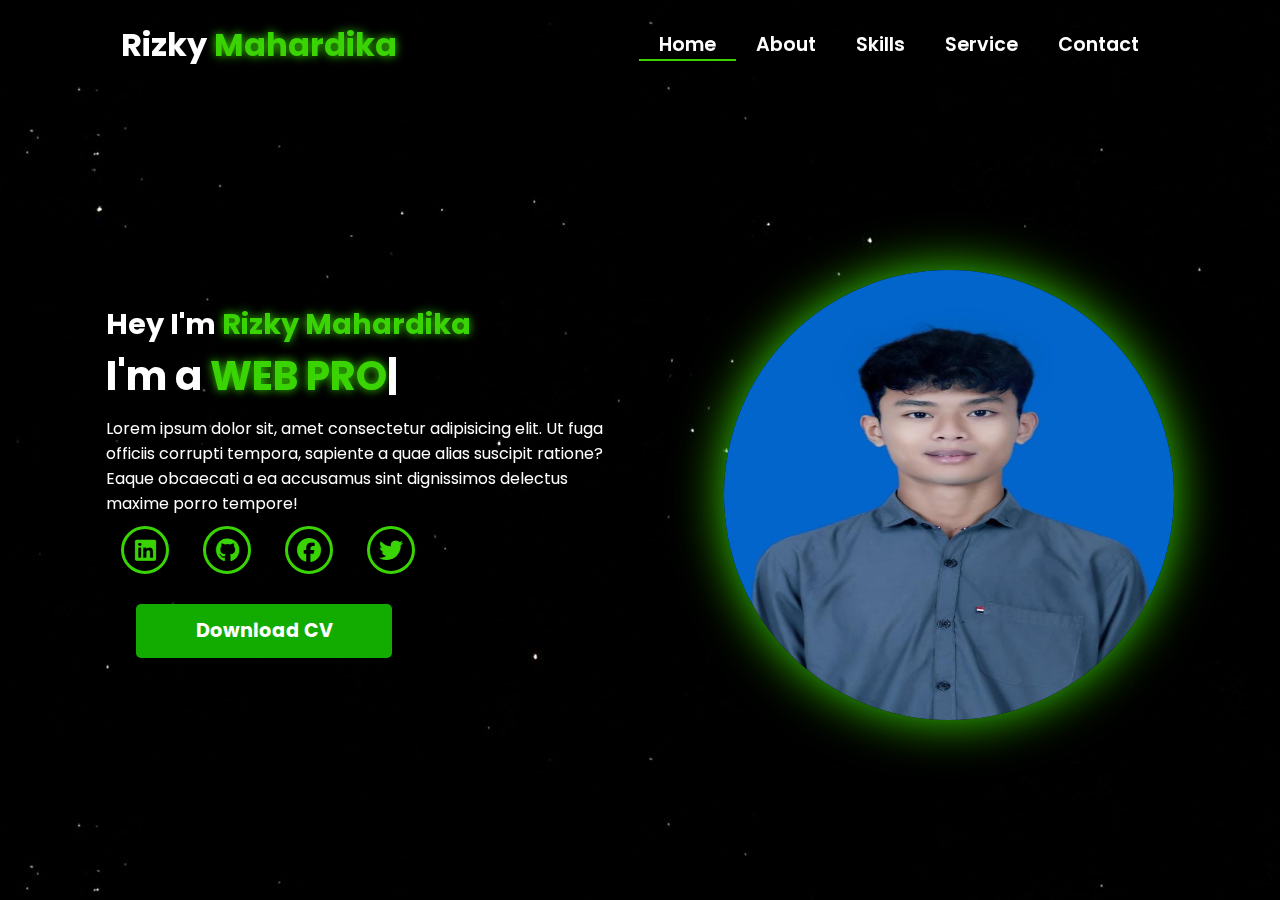
<file: index.html>
<!DOCTYPE html>
<html lang="en">

<head>

    <!-- Pengaturan karakter encoding untuk mendukung semua karakter Unicode -->
    <meta charset="UTF-8">

    <!-- Pengaturan viewport untuk responsivitas pada perangkat mobile -->
    <meta name="viewport" content="width=device-width, initial-scale=1.0">

    <!-- 
      Import Font Awesome untuk ikon sosial media dan navigasi
      Versi 6.5.1 dipilih untuk fitur dan ikon terbaru 
    -->
    <link rel="stylesheet" href="https://cdnjs.cloudflare.com/ajax/libs/font-awesome/6.5.1/css/all.min.css">

    <!-- 
      Import AOS (Animate On Scroll) library
      Digunakan untuk membuat animasi scroll yang menarik 
    -->
    <link rel="stylesheet" href="https://unpkg.com/aos@next/dist/aos.css" />

    <!-- Import file CSS custom untuk styling tambahan -->
    <link rel="stylesheet" href="css/style.css">
    <title>Portfolio Website</title>
</head>

<body>

    <!-- 
      Navigation Section
      - Menggunakan sistem grid untuk layout
      - Includes logo dan menu navigasi
      - Responsive dengan hamburger menu untuk mobile 
    -->
    <nav>
        <div class="nav-container">

            <!-- 
              Logo dengan animasi zoom-in
              data-aos-duration: 1500ms untuk animasi yang smooth 
            -->
            <div class="logo" data-aos="zoom-in" data-aos-duration="1500">
                Rizky <span>Mahardika</span>
            </div>

            <!-- 
              Navigation Links
              - Menggunakan fade-up animation dengan delays bertingkat
              - Active class untuk halaman yang sedang aktif 
            -->
            <div class="links">
                <div class="link active" data-aos="fade-up" data-aos-duration="1500" data-aos-delay="100"><a href="index.html">Home</a></div>
                <div class="link" data-aos="fade-up" data-aos-duration="1500" data-aos-delay="200"><a href="about.html">About</a></div>
                <div class="link" data-aos="fade-up" data-aos-duration="1500" data-aos-delay="300"><a href="skill.html">Skills</a></div>
                <div class="link" data-aos="fade-up" data-aos-duration="1500" data-aos-delay="400"><a href="service.html">Service</a></div>
                <div class="link" data-aos="fade-up" data-aos-duration="1500" data-aos-delay="500"><a href="contact.html">Contact</a></div>
            </div>
        </div>

        <!-- 
          Hamburger Menu Icon
          - Muncul pada tampilan mobile
          - Menggunakan Font Awesome icon
          - onClick handler untuk membuka menu 
        -->
        <i class="fa-solid fa-bars hamburg" onclick="hamburg()"></i>

        <!-- 
          Dropdown Menu untuk Mobile
          - Berisi link navigasi yang sama
          - Muncul ketika hamburger menu diklik
          - Includes tombol close (x) 
        -->
        <div class="dropdown">
            <div class="links">
                <a href="index.html">Home</a>
                <a href="about.html">About</a>
                <a href="skill.html">Skills</a>
                <a href="service.html">Service</a>
                <a href="contact.html">Contact</a>
                <i class="fa-solid fa-xmark cancel" onclick="cancel()"></i>
            </div>
        </div>
    </nav>

    <!-- 
      Main Content Section
      - Menggunakan grid untuk layout dua kolom
      - Includes teks intro dan gambar profil 
    -->
    <section>
        <div class="main-container">
            <!-- 
              Content Container
              - Berisi heading, typewriter effect, dan social links
              - Setiap elemen memiliki animasi AOS yang berbeda 
            -->
            <div class="content">
                <!-- Heading dengan fade-left animation -->
                <h1 data-aos="fade-left" data-aos-duration="1500" data-aos-delay="700">Hey I'm <span>Rizky Mahardika</span>
                </h1>

                <!-- 
                  Typewriter Effect
                  - Menggunakan JavaScript untuk animasi ketik
                  - Fade-right animation untuk container 
                -->
                <div data-aos="fade-right" data-aos-duration="1500" data-aos-delay="900" class="typewriter">I'm a <span class="typewriter-text"></span><label for="">|</label></div>

                <!-- Paragraf deskripsi dengan flip-down animation -->
                <p data-aos="flip-down" data-aos-duration="1500" data-aos-delay="1100">Lorem ipsum dolor sit, amet consectetur adipisicing elit. Ut fuga officiis corrupti tempora, sapiente a quae alias suscipit ratione? Eaque obcaecati a ea accusamus sint dignissimos delectus maxime porro tempore!</p>

                <!-- 
                  Social Media Links
                  - Menggunakan Font Awesome icons
                  - Fade-up animation dengan delays bertingkat 
                -->
                <div class="social-links">
                    <a data-aos="fade-up" data-aos-duration="1500" data-aos-delay="1300"><i
                            class="fa-brands fa-linkedin"></i></a>
                    <a href="#" data-aos="fade-up" data-aos-duration="1500" data-aos-delay="1400"><i
                            class="fa-brands fa-github"></i></a>
                    <a href="#" data-aos="fade-up" data-aos-duration="1500" data-aos-delay="1500"><i
                            class="fa-brands fa-facebook"></i></a>
                    <a href="#" data-aos="fade-up" data-aos-duration="1500" data-aos-delay="1600"><i
                            class="fa-brands fa-twitter"></i></a>
                </div>

                <!-- 
                  Download CV Button
                  - Zoom-out animation dengan delay terpanjang
                  - Styling didefinisikan di CSS 
                -->
                <div class="btn" data-aos="zoom-out" data-aos-duration="1500" data-aos-delay="1800">
                    <button>Download CV</button>
                </div>
            </div>

            <!-- 
              Image Container
              - Menggunakan zoom-in animation
              - Durasi lebih panjang (3000ms) untuk efek dramatic 
            -->
            <div class="image" data-aos="zoom-in" data-aos-duration="3000">
                <img src="img/rizky.jpg" alt="">
            </div>
        </div>
    </section>

    <!-- 
      Script Imports
      - AOS library untuk animasi
      - Custom JavaScript untuk fungsionalitas tambahan 
    -->
    <script src="https://unpkg.com/aos@next/dist/aos.js"></script>
    <script>
        // Inisialisasi AOS dengan offset 0 untuk trigger tepat waktu
        AOS.init({
            offset: 0,
        });
    </script>
    <script src="./js/script.js"></script>
</body>

</html>
<!-- Subscrbe YouTube Tamzidan Mahdiyin  -->
</file>
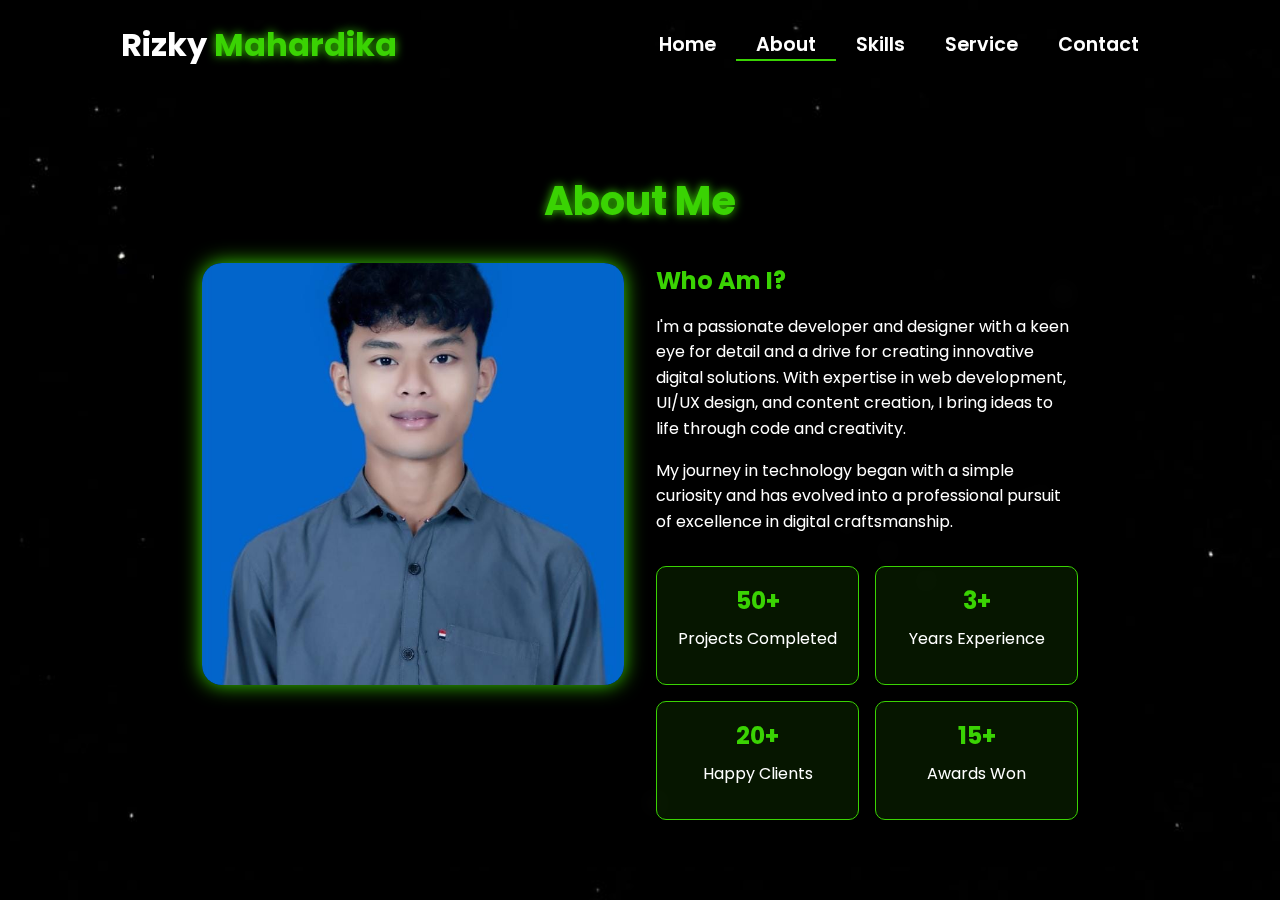
<file: about.html>
<!-- Subscribe Tamzidan Madiyin di YouTube -->

<!DOCTYPE html>
<html lang="en">

<head>
    <meta charset="UTF-8">
    <meta name="viewport" content="width=device-width, initial-scale=1.0">

    <!-- Link ke Font Awesome untuk ikon -->
    <link rel="stylesheet" href="https://cdnjs.cloudflare.com/ajax/libs/font-awesome/6.5.1/css/all.min.css">

    <!-- Link ke library animasi AOS -->
    <link rel="stylesheet" href="https://unpkg.com/aos@next/dist/aos.css" />

    <!-- CSS internal untuk styling halaman -->
    <style>
        /* 
          Import Google Font Poppins
          Font weight yang diimport: 100, 200, 300, 400, 500, 600 
        */
        
        @import url("https://fonts.googleapis.com/css2?family=Poppins:wght@100;200;300;400;500;600&display=swap");
        /* Reset CSS dan pengaturan default */
        
        * {
            padding: 0;
            margin: 0;
            font-family: "Poppins", sans-serif;
            box-sizing: border-box;
        }
        /* 
          Styling untuk body
          - Menggunakan background image
          - Cover seluruh viewport
          - Mencegah horizontal scroll
        */
        
        body {
            width: 100%;
            min-height: 100vh;
            background-image: url("./img/background.jpg");
            background-size: cover;
            overflow-x: hidden;
            position: relative;
        }
        /* 
          Navbar styling
          - Fixed height 10vh
          - Posisi relative untuk positioning yang tepat
          - z-index tinggi agar selalu di atas konten lain
        */
        
        nav {
            width: 100%;
            height: 10vh;
            position: sticky;
            position: relative;
            /* Ubah dari sticky ke relative */
            z-index: 1000;
            /* Tambahkan z-index tinggi untuk nav */
        }
        /* Container untuk konten navbar */
        
        .nav-container {
            width: 100%;
            height: 100%;
            display: flex;
            justify-content: space-around;
            align-items: center;
        }
        /* 
          Logo styling
          - Warna putih dengan ukuran 2rem
          - Text shadow untuk efek glow pada span 
        */
        
        .logo {
            color: white;
            font-size: 2rem;
            font-weight: bold;
        }
        
        .logo span {
            color: rgb(58, 211, 3);
            text-shadow: 0 0 10px rgb(58, 211, 3);
        }
        /* 
          Hamburger dan Cancel button styling
          - Hanya muncul di mobile view
          - Posisi absolute di kanan atas
        */
        
        .hamburg,
        .cancel {
            cursor: pointer;
            position: absolute;
            right: 15px;
            top: 10px;
            color: white;
            display: none;
            font-size: clamp(2.5rem, 0.5rem + 5vw, 3rem);
        }
        /* 
          Navigation links container
          - Flex layout untuk alignment horizontal
        */
        
        .nav-container .links {
            display: flex;
        }
        /* 
          Individual navigation links
          - Spacing dan styling untuk tiap link
          - Hover effect dengan border bottom
        */
        
        .nav-container .links a {
            font-size: 1.2rem;
            color: white;
            margin: 0 20px;
            text-decoration: none;
            font-weight: 550;
            transition: 0.3s linear;
        }
        
        .nav-container .links a:hover {
            color: rgb(58, 211, 3);
            border-bottom: 2px solid rgb(58, 211, 3);
        }
        /* Styling untuk link aktif */
        
        .nav-container .links .active {
            color: rgb(58, 211, 3);
            border-bottom: 2px solid rgb(58, 211, 3);
        }
        /* 
          Dropdown menu untuk mobile view
          - Fixed positioning dengan transform untuk animasi
          - Backdrop filter untuk efek blur
        */
        
        .dropdown {
            z-index: 1000;
            position: fixed;
            top: 0;
            left: 0;
            right: 0;
            transform: translateY(-500px);
            width: 100%;
            height: auto;
            backdrop-filter: blur(4px) brightness(40%);
            box-shadow: 0 0 20px black;
            transition: 0.2s linear;
        }
        
        .dropdown .links a {
            display: flex;
            color: white;
            text-decoration: none;
            padding: 15px 0;
            justify-content: center;
            align-items: center;
            transition: 0.2s linear;
        }
        
        .dropdown .links a:hover {
            background-color: rgb(58, 211, 3);
        }
        /* About Section Styles */
        
        .about-container {
            width: 100%;
            min-height: 90vh;
            display: flex;
            justify-content: center;
            align-items: center;
            padding: 2rem;
            position: relative;
            z-index: 1;
        }
        
        .about-content {
            width: 80%;
            max-width: 1200px;
            background: rgba(0, 0, 0, 0.7);
            backdrop-filter: blur(10px);
            border-radius: 20px;
            padding: 3rem;
            color: white;
            /* box-shadow: 0 0 30px rgba(58, 211, 3, 0.3); */
        }
        
        .about-header {
            text-align: center;
            margin-bottom: 2rem;
        }
        
        .about-header h1 {
            font-size: 2.5rem;
            color: rgb(58, 211, 3);
            text-shadow: 0 0 10px rgb(58, 211, 3);
            margin-bottom: 1rem;
        }
        
        .about-grid {
            display: grid;
            grid-template-columns: 1fr 1fr;
            gap: 2rem;
        }
        
        .about-image {
            width: 100%;
            aspect-ratio: 1;
            border-radius: 20px;
            overflow: hidden;
            box-shadow: 0 0 20px rgb(58, 211, 3);
        }
        
        .about-image img {
            width: 100%;
            height: 100%;
            object-fit: cover;
        }
        
        .about-text h2 {
            color: rgb(58, 211, 3);
            margin-bottom: 1rem;
        }
        
        .about-text p {
            line-height: 1.6;
            margin-bottom: 1rem;
        }
        
        .stats {
            display: grid;
            grid-template-columns: repeat(2, 1fr);
            gap: 1rem;
            margin-top: 2rem;
        }
        
        .stat-item {
            background: rgba(58, 211, 3, 0.1);
            padding: 1rem;
            border-radius: 10px;
            text-align: center;
            border: 1px solid rgb(58, 211, 3);
            cursor: pointer;
        }
        
        .stat-item h3 {
            color: rgb(58, 211, 3);
            font-size: 1.5rem;
            margin-bottom: 0.5rem;
        }
        
        .content-grid {
            display: grid;
            grid-template-columns: repeat(auto-fit, minmax(280px, 1fr));
            gap: 2rem;
            padding: 2rem 0;
        }
        
        .content-card {
            background: rgba(58, 211, 3, 0.1);
            border-radius: 15px;
            overflow: hidden;
            transition: all 0.3s ease;
            cursor: pointer;
        }
        
        .content-card:hover {
            transform: translateY(-5px);
            box-shadow: 0 5px 15px rgba(58, 211, 3, 0.3);
        }
        
        .card-image {
            width: 100%;
            height: 200px;
            overflow: hidden;
        }
        
        .card-image img {
            width: 100%;
            height: 100%;
            object-fit: cover;
        }
        
        .card-info {
            padding: 1.5rem;
        }
        
        .card-info h3 {
            color: rgb(58, 211, 3);
            margin-bottom: 0.5rem;
        }
        
        .card-info p {
            font-size: 0.9rem;
            margin-bottom: 1rem;
        }
        
        .card-info .technologies {
            display: flex;
            flex-wrap: wrap;
            gap: 0.5rem;
            margin-top: 1rem;
        }
        
        .technology-tag {
            background: rgba(58, 211, 3, 0.2);
            padding: 0.3rem 0.8rem;
            border-radius: 15px;
            font-size: 0.8rem;
            color: rgb(58, 211, 3);
        }
        
        .back-button {
            display: inline-block;
            padding: 0.8rem 1.5rem;
            background: rgb(58, 211, 3);
            color: white;
            border-radius: 5px;
            text-decoration: none;
            margin-bottom: 2rem;
            transition: all 0.3s ease;
        }
        
        .back-button:hover {
            background: rgb(45, 165, 2);
            transform: translateY(-2px);
        }
        
        .award-icon {
            font-size: 2rem;
            color: rgb(58, 211, 3);
            margin-bottom: 1rem;
        }
        
        .client-testimonial {
            font-style: italic;
            margin-top: 1rem;
            padding: 1rem;
            background: rgba(58, 211, 3, 0.05);
            border-radius: 10px;
        }
        
        @media (max-width: 884px) {
            .about-grid {
                grid-template-columns: 1fr;
            }
            nav .logo {
                position: absolute;
                top: 16px;
                left: 15px;
                font-size: 1.5rem;
            }
            .nav-container .links {
                display: none;
            }
            .hamburg,
            .cancel {
                display: block;
            }
        }
        
        @media (max-width: 440px) {
            .about-container {
                padding: 1rem;
            }
            .about-content {
                width: 95%;
                /* Memperbesar width untuk layar kecil */
                padding: 1.5rem;
            }
            .about-header h1 {
                font-size: 1.8rem;
                /* Mengurangi ukuran judul */
            }
            .about-text h2 {
                font-size: 1.4rem;
                /* Mengurangi ukuran sub-judul */
            }
            .about-text p {
                font-size: 0.9rem;
                /* Mengurangi ukuran teks */
                line-height: 1.4;
            }
            .about-image {
                width: 100%;
                max-height: 250px;
                /* Membatasi tinggi gambar */
            }
            .stats {
                grid-template-columns: repeat(2, 1fr);
                /* Tetap 2 kolom tapi lebih kecil */
                gap: 0.8rem;
            }
            .stat-item {
                padding: 0.8rem;
            }
            .stat-item h3 {
                font-size: 1.2rem;
                /* Mengurangi ukuran angka statistik */
            }
            .stat-item p {
                font-size: 0.8rem;
                /* Mengurangi ukuran teks statistik */
            }
            /* Menyesuaikan padding untuk link statistik */
            .stat-item a {
                padding: 0.5rem;
                display: block;
            }
        }
    </style>
    <title>About - Portfolio Website</title>
</head>

<body>

    <!-- Navigasi -->
    <nav>
        <div class="nav-container">
            <div class="logo" data-aos="zoom-in" data-aos-duration="1500">
                Rizky <span>Mahardika</span>
            </div>
            <div class="links">
                <div class="link" data-aos="fade-up" data-aos-duration="1500" data-aos-delay="100"><a href="index.html">Home</a></div>
                <div class="link active" data-aos="fade-up" data-aos-duration="1500" data-aos-delay="200"><a href="about.html">About</a></div>
                <div class="link" data-aos="fade-up" data-aos-duration="1500" data-aos-delay="300"><a href="skill.html">Skills</a></div>
                <div class="link" data-aos="fade-up" data-aos-duration="1500" data-aos-delay="400"><a href="service.html">Service</a></div>
                <div class="link" data-aos="fade-up" data-aos-duration="1500" data-aos-delay="500"><a href="contact.html">Contact</a></div>
            </div>
        </div>
        <i class="fa-solid fa-bars hamburg" onclick="hamburg()"></i>
        <div class="dropdown">
            <div class="links">
                <a href="index.html">Home</a>
                <a href="about.html">About</a>
                <a href="skill.html">Skills</a>
                <a href="service.html">Service</a>
                <a href="contact.html">Contact</a>
                <i class="fa-solid fa-xmark cancel" onclick="cancel()"></i>
            </div>
        </div>
    </nav>

    <!-- Konten utama halaman About -->
    <div class="about-container">
        <div class="about-content" id="aboutContent">
            <!-- Bagian header -->
            <div class="about-header" data-aos="fade-down" data-aos-duration="1500">
                <h1>About Me</h1>
            </div>

            <!-- Grid untuk gambar dan teks deskripsi -->
            <div class="about-grid">
                <div class="about-image" data-aos="fade-right" data-aos-duration="1500">
                    <img src="img/rizky.jpg" alt="About Image">
                </div>
                <div class="about-text" data-aos="fade-left" data-aos-duration="1500">
                    <h2>Who Am I?</h2>
                    <p>I'm a passionate developer and designer with a keen eye for detail and a drive for creating innovative digital solutions. With expertise in web development, UI/UX design, and content creation, I bring ideas to life through code and
                        creativity.
                    </p>
                    <p>My journey in technology began with a simple curiosity and has evolved into a professional pursuit of excellence in digital craftsmanship.</p>

                    <div class="stats">
                        <div class="stat-item" data-aos="zoom-in" data-aos-duration="1500" data-aos-delay="200" onclick="showProjects()">
                            <h3>50+</h3>
                            <p>Projects Completed</p>
                        </div>
                        <div class="stat-item" data-aos="zoom-in" data-aos-duration="1500" data-aos-delay="400" onclick="showExperience()">
                            <h3>3+</h3>
                            <p>Years Experience</p>
                        </div>
                        <div class="stat-item" data-aos="zoom-in" data-aos-duration="1500" data-aos-delay="600" onclick="showClients()">
                            <h3>20+</h3>
                            <p>Happy Clients</p>
                        </div>
                        <div class="stat-item" data-aos="zoom-in" data-aos-duration="1500" data-aos-delay="800" onclick="showAwards()">
                            <h3>15+</h3>
                            <p>Awards Won</p>
                        </div>
                    </div>
                </div>
            </div>
        </div>

        <!-- Link ke library animasi AOS -->
        <script src="https://unpkg.com/aos@next/dist/aos.js"></script>

        <!-- JavaScript untuk interaksi dan animasi halaman -->
        <script>
            // Inisialisasi library AOS
            AOS.init({
                offset: 0
            });

            // Fungsi untuk menampilkan menu hamburger
            function hamburg() {
                const navbar = document.querySelector(".dropdown")
                navbar.style.transform = "translateY(0px)"
            }

            // Fungsi untuk menyembunyikan menu hamburger
            function cancel() {
                const navbar = document.querySelector(".dropdown")
                navbar.style.transform = "translateY(-500px)"
            }

            // Fungsi untuk menampilkan daftar Project
            function showProjects() {
                const aboutContent = document.getElementById('aboutContent');
                aboutContent.innerHTML = `
                <a href="about.html" class="back-button" onclick="restoreInitialContent()">
                    <i class="fas fa-arrow-left"></i> Back
                </a>
                <div class="about-header" data-aos="fade-down" data-aos-duration="1500">
                    <h1>My Projects</h1>
                </div>
                <div class="content-grid">
                    ${generateProjectCards()}
                </div>
            `;
                AOS.refresh();
            }

            // Fungsi untuk menampilkan daftar Experience
            function showExperience() {
                const aboutContent = document.getElementById('aboutContent');
                aboutContent.innerHTML = `
                <a href="about.html" class="back-button" onclick="restoreInitialContent()">
                    <i class="fas fa-arrow-left"></i> Back
                </a>
                <div class="about-header" data-aos="fade-down" data-aos-duration="1500">
                    <h1>My Experience</h1>
                </div>
                <div class="content-grid">
                    ${generateExperienceCards()}
                </div>
            `;
                AOS.refresh();
            }

            // Fungsi untuk menampilkan daftar Clients
            function showClients() {
                const aboutContent = document.getElementById('aboutContent');
                aboutContent.innerHTML = `
                <a href="about.html" class="back-button" onclick="restoreInitialContent()">
                    <i class="fas fa-arrow-left"></i> Back
                </a>
                <div class="about-header" data-aos="fade-down" data-aos-duration="1500">
                    <h1>Client Success Stories</h1>
                </div>
                <div class="content-grid">
                    ${generateClientCards()}
                </div>
            `;
                AOS.refresh();
            }

            // Fungsi untuk menampilkan daftar Awards
            function showAwards() {
                const aboutContent = document.getElementById('aboutContent');
                aboutContent.innerHTML = `
                <a href="about.html" class="back-button" onclick="restoreInitialContent()">
                    <i class="fas fa-arrow-left"></i> Back
                </a>
                <div class="about-header" data-aos="fade-down" data-aos-duration="1500">
                    <h1>Awards & Recognition</h1>
                </div>
                <div class="content-grid">
                    ${generateAwardCards()}
                </div>
            `;
                AOS.refresh();
            }

            // Fungsi pembantu untuk menghasilkan kartu project
            function generateProjectCards() {
                const projects = [{
                        title: "E-Commerce Platform",
                        image: "img/zoro.jpg",
                        description: "A full-stack e-commerce solution with payment integration",
                        technologies: ["React", "Node.js", "MongoDB"]
                    }, {
                        title: "Portfolio Website",
                        image: "img/zoro.jpg",
                        description: "Responsive portfolio website with modern animations",
                        technologies: ["HTML", "CSS", "JavaScript"]
                    }, {
                        title: "Task Management App",
                        image: "img/zoro.jpg",
                        description: "Mobile-first task management application",
                        technologies: ["Vue.js", "Firebase"]
                    }
                    // Add more projects as needed
                ];

                return projects.map(project => `
                <div class="content-card" data-aos="fade-up">
                    <div class="card-image">
                        <img src="${project.image}" alt="${project.title}">
                    </div>
                    <div class="card-info">
                        <h3>${project.title}</h3>
                        <p>${project.description}</p>
                        <div class="technologies">
                            ${project.technologies.map(tech => `
                                <span class="technology-tag">${tech}</span>
                            `).join('')}
                        </div>
                    </div>
                </div>
            `).join('');
            }

            // Fungsi pembantu untuk menghasilkan kartu experience
            function generateExperienceCards() {
                const experiences = [
                    {
                        title: "Senior Web Developer",
                        company: "Tech Solutions Inc.",
                        period: "2021 - Present",
                        description: "Leading frontend development team and implementing modern web solutions"
                    },
                    {
                        title: "Frontend Developer",
                        company: "Digital Agency",
                        period: "2019 - 2021",
                        description: "Developed responsive websites and web applications"
                    }
                    // Add more experiences as needed
                ];

                return experiences.map(exp => `
                <div class="content-card" data-aos="fade-up">
                    <div class="card-info">
                        <h3>${exp.title}</h3>
                        <h4>${exp.company}</h4>
                        <p class="period">${exp.period}</p>
                        <p>${exp.description}</p>
                    </div>
                </div>
            `).join('');
            }

            // Fungsi pembantu untuk menghasilkan kartu client
            function generateClientCards() {
                const clients = [
                    {
                        name: "Ell Udin",
                        company: "Innovation Corp",
                        image: "img/rizky.jpg",
                        testimonial: "Outstanding work on our company website redesign!"
                    },
                    {
                        name: "Ell Ucup",
                        company: "Tech Startup",
                        image: "img/rizky.jpg",
                        testimonial: "Delivered our app ahead of schedule with excellent quality"
                    }
                    // Add more clients as needed
                ];

                return clients.map(client => `
                <div class="content-card" data-aos="fade-up">
                    <div class="card-image">
                        <img src="${client.image}" alt="${client.name}">
                    </div>
                    <div class="card-info">
                        <h3>${client.name}</h3>
                        <h4>${client.company}</h4>
                        <p class="client-testimonial">"${client.testimonial}"</p>
                    </div>
                </div>
            `).join('');
            }

            // Fungsi pembantu untuk menghasilkan kartu award
            function generateAwardCards() {
                const awards = [
                    {
                        title: "Best Web Design",
                        organization: "Design Awards 2023",
                        description: "Recognition for exceptional web design and user experience"
                    },
                    {
                        title: "Innovation Award",
                        organization: "Tech Summit 2022",
                        description: "Awarded for innovative use of emerging technologies"
                    }
                    // Add more awards as needed
                ];

                return awards.map(award => `
                <div class="content-card" data-aos="fade-up">
                    <div class="card-info">
                        <div class="award-icon">
                            <i class="fas fa-trophy"></i>
                        </div>
                        <h3>${award.title}</h3>
                        <h4>${award.organization}</h4>
                        <p>${award.description}</p>
                    </div>
                </div>
            `).join('');
            }

            // Fungsi untuk mengembalikan konten awal
            function restoreInitialContent() {
                const aboutContent = document.getElementById('aboutContent');
                aboutContent.innerHTML = `
                <div class="about-header" data-aos="fade-down" data-aos-duration="1500">
                    <h1>About Me</h1>
                </div>
                <div class="about-grid">
                    <div class="about-image" data-aos="fade-right" data-aos-duration="1500">
                        <img src="img/rizky.jpg" alt="About Image">
                    </div>
                    <div class="about-text" data-aos="fade-left" data-aos-duration="1500">
                        <h2>Who Am I?</h2>
                        <p>I am a passionate web programmer with a keen eye for detail and a drive to create innovative digital solutions. With expertise in web development and UI/UX design, I bring ideas to life through code and creativity..</p>
                        <p>My journey in technology began with a simple curiosity and has evolved into a professional
                            pursuit of excellence in digital craftsmanship.</p>

                        <div class="stats">
                            <div class="stat-item" data-aos="zoom-in" data-aos-duration="1500" data-aos-delay="200" onclick="showProjects()">
                                <h3>50+</h3>
                                <p>Projects Completed</p>
                            </div>
                            <div class="stat-item" data-aos="zoom-in" data-aos-duration="1500" data-aos-delay="400" onclick="showExperience()">
                                <h3>3+</h3>
                                <p>Years Experience</p>
                            </div>
                            <div class="stat-item" data-aos="zoom-in" data-aos-duration="1500" data-aos-delay="600" onclick="showClients()">
                                <h3>20+</h3>
                                <p>Happy Clients</p>
                            </div>
                            <div class="stat-item" data-aos="zoom-in" data-aos-duration="1500" data-aos-delay="800" onclick="showAwards()">
                                <h3>15+</h3>
                                <p>Awards Won</p>
                            </div>
                        </div>
                    </div>
                </div>
            `;
                AOS.refresh();
            }
        </script>
</body>

</html>
</file>
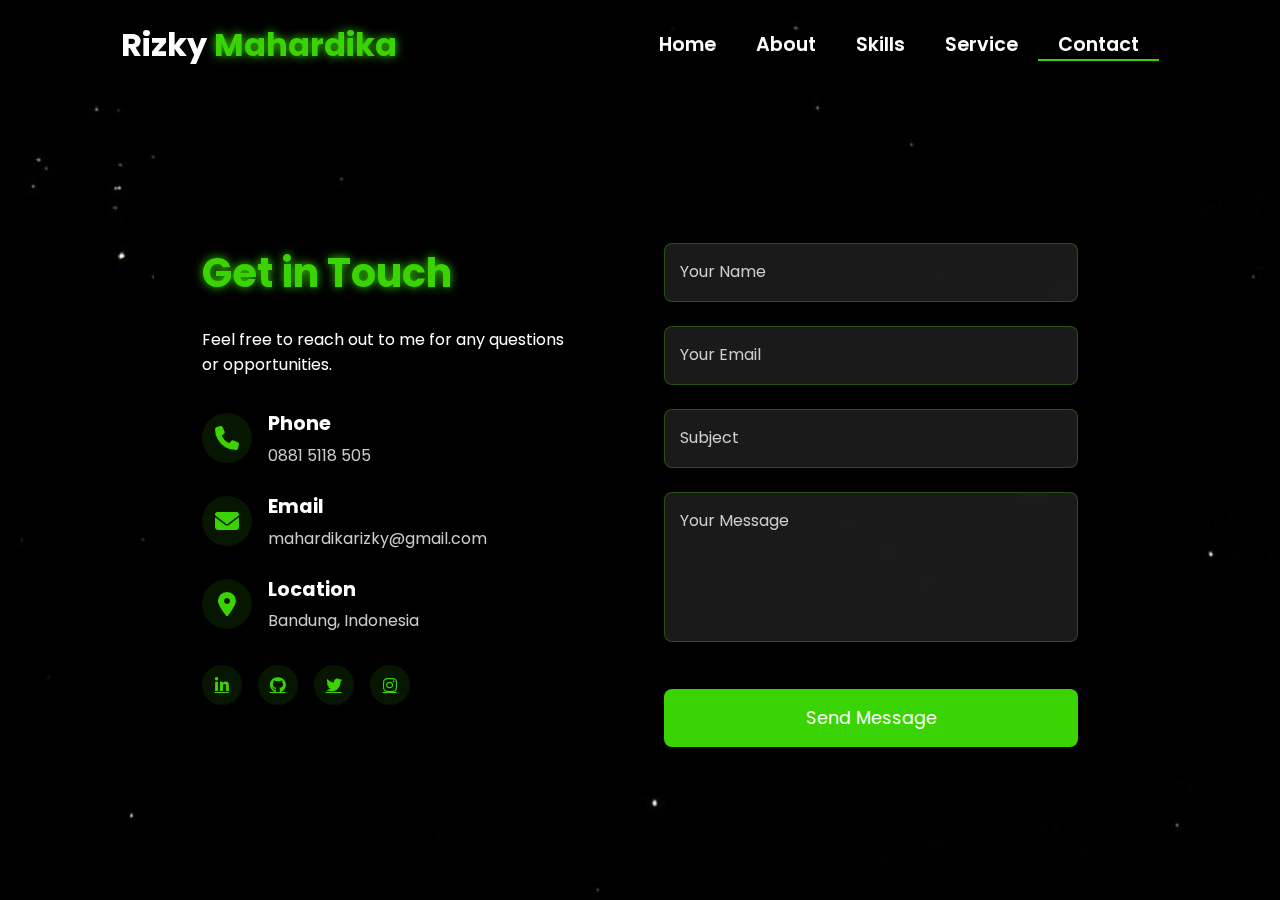
<file: contact.html>
<!DOCTYPE html>
<html lang="en">

<head>
    <meta charset="UTF-8">
    <meta name="viewport" content="width=device-width, initial-scale=1.0">
    <link rel="stylesheet" href="https://cdnjs.cloudflare.com/ajax/libs/font-awesome/6.5.1/css/all.min.css">
    <link rel="stylesheet" href="https://unpkg.com/aos@next/dist/aos.css" />
    <style>
        @import url("https://fonts.googleapis.com/css2?family=Poppins:wght@100;200;300;400;500;600&display=swap");
        * {
            padding: 0;
            margin: 0;
            font-family: "Poppins", sans-serif;
            box-sizing: border-box;
        }
        
        body {
            width: 100%;
            height: 100vh;
            background-image: url("./img/background.jpg");
            background-size: cover;
            overflow: auto;
            position: relative;
        }
        
        nav {
            width: 100%;
            height: 10vh;
            position: relative;
            z-index: 1000;
        }
        
        .nav-container {
            width: 100%;
            height: 100%;
            display: flex;
            justify-content: space-around;
            align-items: center;
        }
        
        .logo {
            color: white;
            font-size: 2rem;
            font-weight: bold;
        }
        
        .logo span {
            color: rgb(58, 211, 3);
            text-shadow: 0 0 10px rgb(58, 211, 3);
        }
        
        .hamburg,
        .cancel {
            cursor: pointer;
            position: absolute;
            right: 15px;
            top: 10px;
            color: white;
            display: none;
            font-size: clamp(2.5rem, 0.5rem + 5vw, 3rem);
        }
        
        .nav-container .links {
            display: flex;
        }
        
        .nav-container .links a {
            font-size: 1.2rem;
            color: white;
            margin: 0 20px;
            text-decoration: none;
            font-weight: 550;
            transition: 0.3s linear;
        }
        
        .nav-container .links a:hover {
            color: rgb(58, 211, 3);
            border-bottom: 2px solid rgb(58, 211, 3);
        }
        
        .nav-container .links .active {
            color: rgb(58, 211, 3);
            border-bottom: 2px solid rgb(58, 211, 3);
        }
        
        .dropdown {
            z-index: 1000;
            position: fixed;
            top: 0;
            left: 0;
            right: 0;
            transform: translateY(-500px);
            width: 100%;
            height: auto;
            backdrop-filter: blur(4px) brightness(40%);
            box-shadow: 0 0 20px black;
            transition: 0.2s linear;
        }
        
        .dropdown .links a {
            display: flex;
            color: white;
            text-decoration: none;
            padding: 15px 0;
            justify-content: center;
            align-items: center;
            transition: 0.2s linear;
        }
        
        .dropdown .links a:hover {
            background-color: rgb(58, 211, 3);
        }
        /* Contact Section Styles */
        
        .contact-container {
            width: 100%;
            min-height: 90vh;
            display: flex;
            justify-content: center;
            align-items: center;
            padding: 2rem;
        }
        
        .contact-content {
            width: 80%;
            max-width: 1200px;
            background: rgba(0, 0, 0, 0.7);
            backdrop-filter: blur(10px);
            border-radius: 20px;
            padding: 3rem;
            color: white;
            display: grid;
            grid-template-columns: 1fr 1fr;
            gap: 3rem;
        }
        
        .contact-info {
            padding-right: 2rem;
        }
        
        .contact-header h1 {
            font-size: 2.5rem;
            color: rgb(58, 211, 3);
            text-shadow: 0 0 10px rgb(58, 211, 3);
            margin-bottom: 1.5rem;
        }
        
        .contact-details {
            margin-top: 2rem;
        }
        
        .contact-item {
            display: flex;
            align-items: center;
            margin-bottom: 1.5rem;
        }
        
        .contact-icon {
            width: 50px;
            height: 50px;
            background: rgba(58, 211, 3, 0.1);
            border-radius: 50%;
            display: flex;
            justify-content: center;
            align-items: center;
            margin-right: 1rem;
        }
        
        .contact-icon i {
            font-size: 1.5rem;
            color: rgb(58, 211, 3);
        }
        
        .contact-text h3 {
            font-size: 1.2rem;
            margin-bottom: 0.3rem;
        }
        
        .contact-text p {
            color: #cccccc;
        }
        
        .contact-form form {
            display: flex;
            flex-direction: column;
            gap: 1.5rem;
        }
        
        .form-group {
            position: relative;
        }
        
        .form-group input,
        .form-group textarea {
            width: 100%;
            padding: 1rem;
            background: rgba(255, 255, 255, 0.1);
            border: 1px solid rgba(58, 211, 3, 0.3);
            border-radius: 8px;
            color: white;
            font-size: 1rem;
            transition: all 0.3s ease;
        }
        
        .form-group textarea {
            height: 150px;
            resize: none;
        }
        
        .form-group input:focus,
        .form-group textarea:focus {
            outline: none;
            border-color: rgb(58, 211, 3);
            box-shadow: 0 0 10px rgba(58, 211, 3, 0.3);
        }
        
        .form-group label {
            position: absolute;
            left: 1rem;
            top: 1rem;
            color: #cccccc;
            transition: all 0.3s ease;
            pointer-events: none;
        }
        
        .form-group input:focus~label,
        .form-group input:valid~label,
        .form-group textarea:focus~label,
        .form-group textarea:valid~label {
            top: -0.5rem;
            left: 0.8rem;
            font-size: 0.8rem;
            padding: 0 0.5rem;
            background: rgba(0, 0, 0, 0.7);
            color: rgb(58, 211, 3);
        }
        
        .submit-btn {
            padding: 1rem 2rem;
            background: rgb(58, 211, 3);
            border: none;
            border-radius: 8px;
            color: white;
            font-size: 1.1rem;
            cursor: pointer;
            transition: all 0.3s ease;
            margin-top: 1rem;
        }
        
        .submit-btn:hover {
            background: transparent;
            box-shadow: 0 0 20px rgba(58, 211, 3, 0.5);
            border: 2px solid rgb(58, 211, 3);
        }
        
        .social-links {
            margin-top: 2rem;
            display: flex;
            gap: 1rem;
        }
        
        .social-links a {
            width: 40px;
            height: 40px;
            background: rgba(58, 211, 3, 0.1);
            border-radius: 50%;
            display: flex;
            justify-content: center;
            align-items: center;
            color: rgb(58, 211, 3);
            transition: all 0.3s ease;
        }
        
        .social-links a:hover {
            background: rgb(58, 211, 3);
            color: white;
            transform: translateY(-5px);
            box-shadow: 0 0 15px rgba(58, 211, 3, 0.5);
        }
        
        @media (max-height: 800px) {
            body {
                height: auto;
                min-height: 100vh;
            }
            .contact-container {
                height: auto;
                min-height: 90vh;
            }
        }
        
        @media (max-width: 884px) {
            nav .logo {
                position: absolute;
                top: 16px;
                left: 15px;
                font-size: 1.5rem;
            }
            .nav-container .links {
                display: none;
            }
            .hamburg,
            .cancel {
                display: block;
            }
            .contact-content {
                grid-template-columns: 1fr;
                gap: 2rem;
            }
            .contact-info {
                padding-right: 0;
            }
        }
        
        @media (max-width: 640px) {
            .contact-container {
                padding: 1rem;
            }
            .contact-content {
                width: 95%;
                padding: 1.5rem;
            }
            .contact-header h1 {
                font-size: 2rem;
            }
            .contact-item {
                flex-direction: column;
                text-align: center;
            }
            .contact-icon {
                margin-right: 0;
                margin-bottom: 1rem;
            }
        }
    </style>
    <title>Contact - Portfolio Website</title>
</head>

<body>
    <nav>
        <div class="nav-container">
            <div class="logo" data-aos="zoom-in" data-aos-duration="1500">
                Rizky <span>Mahardika</span>
            </div>
            <div class="links">
                <div class="link" data-aos="fade-up" data-aos-duration="1500" data-aos-delay="100"><a href="index.html">Home</a></div>
                <div class="link" data-aos="fade-up" data-aos-duration="1500" data-aos-delay="200"><a href="about.html">About</a></div>
                <div class="link" data-aos="fade-up" data-aos-duration="1500" data-aos-delay="300"><a href="skill.html">Skills</a></div>
                <div class="link" data-aos="fade-up" data-aos-duration="1500" data-aos-delay="400"><a href="service.html">Service</a></div>
                <div class="link active" data-aos="fade-up" data-aos-duration="1500" data-aos-delay="500"><a href="contact.html">Contact</a></div>
            </div>
        </div>
        <i class="fa-solid fa-bars hamburg" onclick="hamburg()"></i>
        <div class="dropdown">
            <div class="links">
                <a href="index.html">Home</a>
                <a href="about.html">About</a>
                <a href="skill.html">Skills</a>
                <a href="service.html">Service</a>
                <a href="contact.html">Contact</a>
                <i class="fa-solid fa-xmark cancel" onclick="cancel()"></i>
            </div>
        </div>
    </nav>

    <div class="contact-container">
        <div class="contact-content">
            <div class="contact-info">
                <div class="contact-header" data-aos="fade-right" data-aos-duration="1500">
                    <h1>Get in Touch</h1>
                    <p>Feel free to reach out to me for any questions or opportunities.</p>
                </div>

                <div class="contact-details">
                    <div class="contact-item" data-aos="fade-right" data-aos-duration="1500" data-aos-delay="200">
                        <div class="contact-icon">
                            <i class="fas fa-phone"></i>
                        </div>
                        <div class="contact-text">
                            <h3>Phone</h3>
                            <p>0881 5118 505</p>
                        </div>
                    </div>

                    <div class="contact-item" data-aos="fade-right" data-aos-duration="1500" data-aos-delay="400">
                        <div class="contact-icon">
                            <i class="fas fa-envelope"></i>
                        </div>
                        <div class="contact-text">
                            <h3>Email</h3>
                            <p>mahardikarizky@gmail.com</p>
                        </div>
                    </div>

                    <div class="contact-item" data-aos="fade-right" data-aos-duration="1500" data-aos-delay="600">
                        <div class="contact-icon">
                            <i class="fas fa-location-dot"></i>
                        </div>
                        <div class="contact-text">
                            <h3>Location</h3>
                            <p>Bandung, Indonesia</p>
                        </div>
                    </div>
                </div>

                <div class="social-links" data-aos="fade-up" data-aos-duration="1500" data-aos-delay="800">
                    <a href="#"><i class="fab fa-linkedin-in"></i></a>
                    <a href="#"><i class="fab fa-github"></i></a>
                    <a href="#"><i class="fab fa-twitter"></i></a>
                    <a href="#"><i class="fab fa-instagram"></i></a>
                </div>
            </div>

            <div class="contact-form" data-aos="fade-left" data-aos-duration="1500" data-aos-delay="200">
                <form action="https://formspree.io/f/mwppavbk" method="POST">
                    <div class="form-group">
                        <input type="text" id="name" name="name" required>
                        <label for="name">Your Name</label>
                    </div>

                    <div class="form-group">
                        <input type="email" id="email" name="email" required>
                        <label for="email">Your Email</label>
                    </div>

                    <div class="form-group">
                        <input type="text" id="subject" name="subject" required>
                        <label for="subject">Subject</label>
                    </div>

                    <div class="form-group">
                        <textarea id="message" name="message" required></textarea>
                        <label for="message">Your Message</label>
                    </div>

                    <button type="submit" class="submit-btn">Send Message</button>
                </form>
            </div>
        </div>
    </div>

    <script src="https://unpkg.com/aos@next/dist/aos.js"></script>
    <script>
        AOS.init({
            offset: 0,
        });
    </script>
    <script src="./js/script.js"></script>
</body>

</html>
</file>
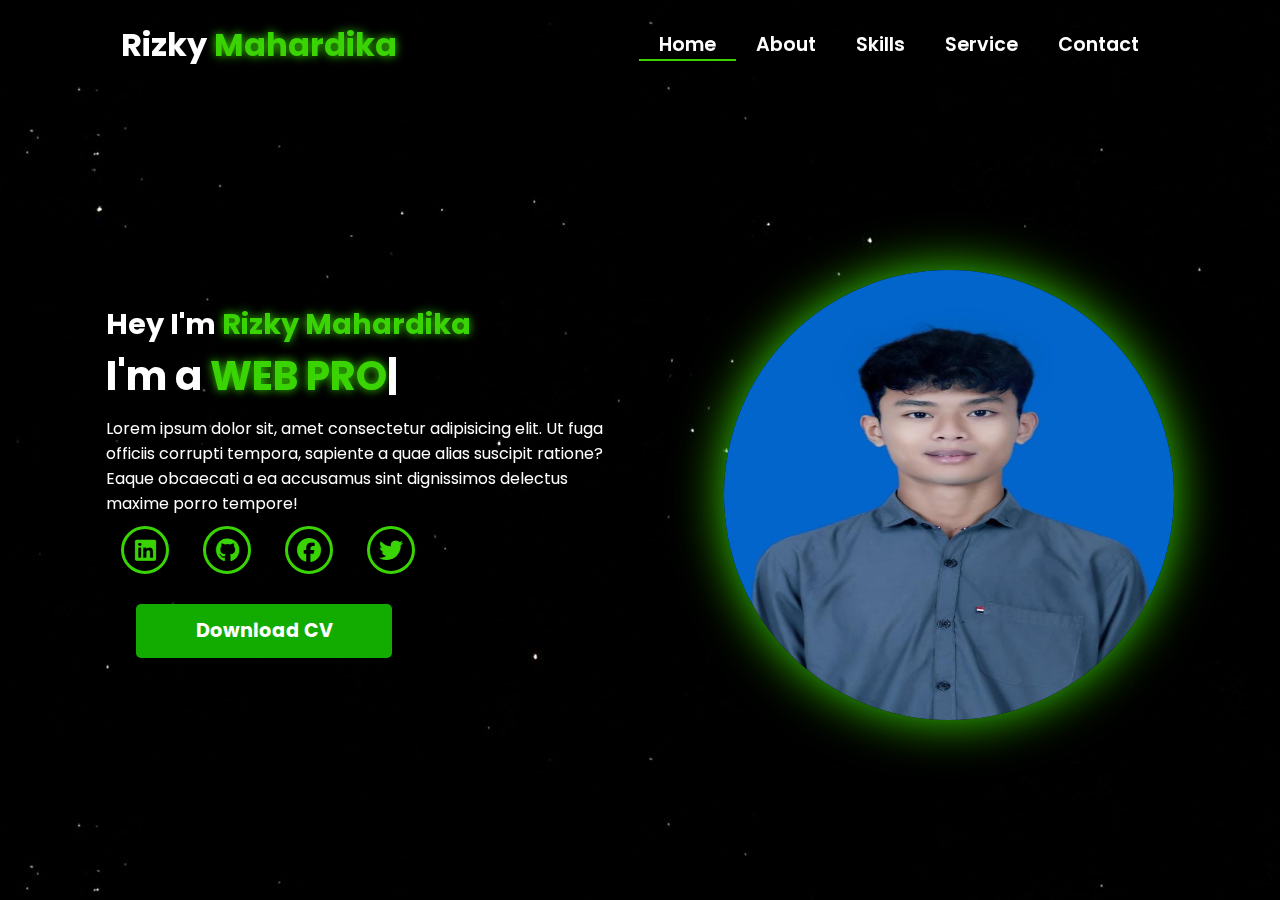
<file: indexx.html>
<!-- Subscrbe YouTube Tamzidan Mahdiyin  -->
<!DOCTYPE html>
<html lang="en">

<head>

    <!-- Pengaturan karakter encoding untuk mendukung semua karakter Unicode -->
    <meta charset="UTF-8">

    <!-- Pengaturan viewport untuk responsivitas pada perangkat mobile -->
    <meta name="viewport" content="width=device-width, initial-scale=1.0">

    <!-- 
      Import Font Awesome untuk ikon sosial media dan navigasi
      Versi 6.5.1 dipilih untuk fitur dan ikon terbaru 
    -->
    <link rel="stylesheet" href="https://cdnjs.cloudflare.com/ajax/libs/font-awesome/6.5.1/css/all.min.css">

    <!-- 
      Import AOS (Animate On Scroll) library
      Digunakan untuk membuat animasi scroll yang menarik 
    -->
    <link rel="stylesheet" href="https://unpkg.com/aos@next/dist/aos.css" />

    <!-- Import file CSS custom untuk styling tambahan -->
    <link rel="stylesheet" href="css/style.css">
    <title>Portfolio Website</title>
</head>

<body>

    <!-- 
      Navigation Section
      - Menggunakan sistem grid untuk layout
      - Includes logo dan menu navigasi
      - Responsive dengan hamburger menu untuk mobile 
    -->
    <nav>
        <div class="nav-container">

            <!-- 
              Logo dengan animasi zoom-in
              data-aos-duration: 1500ms untuk animasi yang smooth 
            -->
            <div class="logo" data-aos="zoom-in" data-aos-duration="1500">
                Rizky <span>Mahardika</span>
            </div>

            <!-- 
              Navigation Links
              - Menggunakan fade-up animation dengan delays bertingkat
              - Active class untuk halaman yang sedang aktif 
            -->
            <div class="links">
                <div class="link active" data-aos="fade-up" data-aos-duration="1500" data-aos-delay="100"><a href="index.html">Home</a></div>
                <div class="link" data-aos="fade-up" data-aos-duration="1500" data-aos-delay="200"><a href="about.html">About</a></div>
                <div class="link" data-aos="fade-up" data-aos-duration="1500" data-aos-delay="300"><a href="skill.html">Skills</a></div>
                <div class="link" data-aos="fade-up" data-aos-duration="1500" data-aos-delay="400"><a href="service.html">Service</a></div>
                <div class="link" data-aos="fade-up" data-aos-duration="1500" data-aos-delay="500"><a href="contact.html">Contact</a></div>
            </div>
        </div>

        <!-- 
          Hamburger Menu Icon
          - Muncul pada tampilan mobile
          - Menggunakan Font Awesome icon
          - onClick handler untuk membuka menu 
        -->
        <i class="fa-solid fa-bars hamburg" onclick="hamburg()"></i>

        <!-- 
          Dropdown Menu untuk Mobile
          - Berisi link navigasi yang sama
          - Muncul ketika hamburger menu diklik
          - Includes tombol close (x) 
        -->
        <div class="dropdown">
            <div class="links">
                <a href="index.html">Home</a>
                <a href="about.html">About</a>
                <a href="skill.html">Skills</a>
                <a href="service.html">Service</a>
                <a href="contact.html">Contact</a>
                <i class="fa-solid fa-xmark cancel" onclick="cancel()"></i>
            </div>
        </div>
    </nav>

    <!-- 
      Main Content Section
      - Menggunakan grid untuk layout dua kolom
      - Includes teks intro dan gambar profil 
    -->
    <section>
        <div class="main-container">
            <!-- 
              Content Container
              - Berisi heading, typewriter effect, dan social links
              - Setiap elemen memiliki animasi AOS yang berbeda 
            -->
            <div class="content">
                <!-- Heading dengan fade-left animation -->
                <h1 data-aos="fade-left" data-aos-duration="1500" data-aos-delay="700">Hey I'm <span>Rizky Mahardika</span>
                </h1>

                <!-- 
                  Typewriter Effect
                  - Menggunakan JavaScript untuk animasi ketik
                  - Fade-right animation untuk container 
                -->
                <div data-aos="fade-right" data-aos-duration="1500" data-aos-delay="900" class="typewriter">I'm a <span class="typewriter-text"></span><label for="">|</label></div>

                <!-- Paragraf deskripsi dengan flip-down animation -->
                <p data-aos="flip-down" data-aos-duration="1500" data-aos-delay="1100">Lorem ipsum dolor sit, amet consectetur adipisicing elit. Ut fuga officiis corrupti tempora, sapiente a quae alias suscipit ratione? Eaque obcaecati a ea accusamus sint dignissimos delectus maxime porro tempore!</p>

                <!-- 
                  Social Media Links
                  - Menggunakan Font Awesome icons
                  - Fade-up animation dengan delays bertingkat 
                -->
                <div class="social-links">
                    <a data-aos="fade-up" data-aos-duration="1500" data-aos-delay="1300"><i
                            class="fa-brands fa-linkedin"></i></a>
                    <a href="#" data-aos="fade-up" data-aos-duration="1500" data-aos-delay="1400"><i
                            class="fa-brands fa-github"></i></a>
                    <a href="#" data-aos="fade-up" data-aos-duration="1500" data-aos-delay="1500"><i
                            class="fa-brands fa-facebook"></i></a>
                    <a href="#" data-aos="fade-up" data-aos-duration="1500" data-aos-delay="1600"><i
                            class="fa-brands fa-twitter"></i></a>
                </div>

                <!-- 
                  Download CV Button
                  - Zoom-out animation dengan delay terpanjang
                  - Styling didefinisikan di CSS 
                -->
                <div class="btn" data-aos="zoom-out" data-aos-duration="1500" data-aos-delay="1800">
                    <button>Download CV</button>
                </div>
            </div>

            <!-- 
              Image Container
              - Menggunakan zoom-in animation
              - Durasi lebih panjang (3000ms) untuk efek dramatic 
            -->
            <div class="image" data-aos="zoom-in" data-aos-duration="3000">
                <img src="img/rizky.jpg" alt="">
            </div>
        </div>
    </section>

    <!-- 
      Script Imports
      - AOS library untuk animasi
      - Custom JavaScript untuk fungsionalitas tambahan 
    -->
    <script src="https://unpkg.com/aos@next/dist/aos.js"></script>
    <script>
        // Inisialisasi AOS dengan offset 0 untuk trigger tepat waktu
        AOS.init({
            offset: 0,
        });
    </script>
    <script src="./js/script.js"></script>
</body>

</html>
<!-- Subscrbe YouTube Tamzidan Mahdiyin  -->
</file>
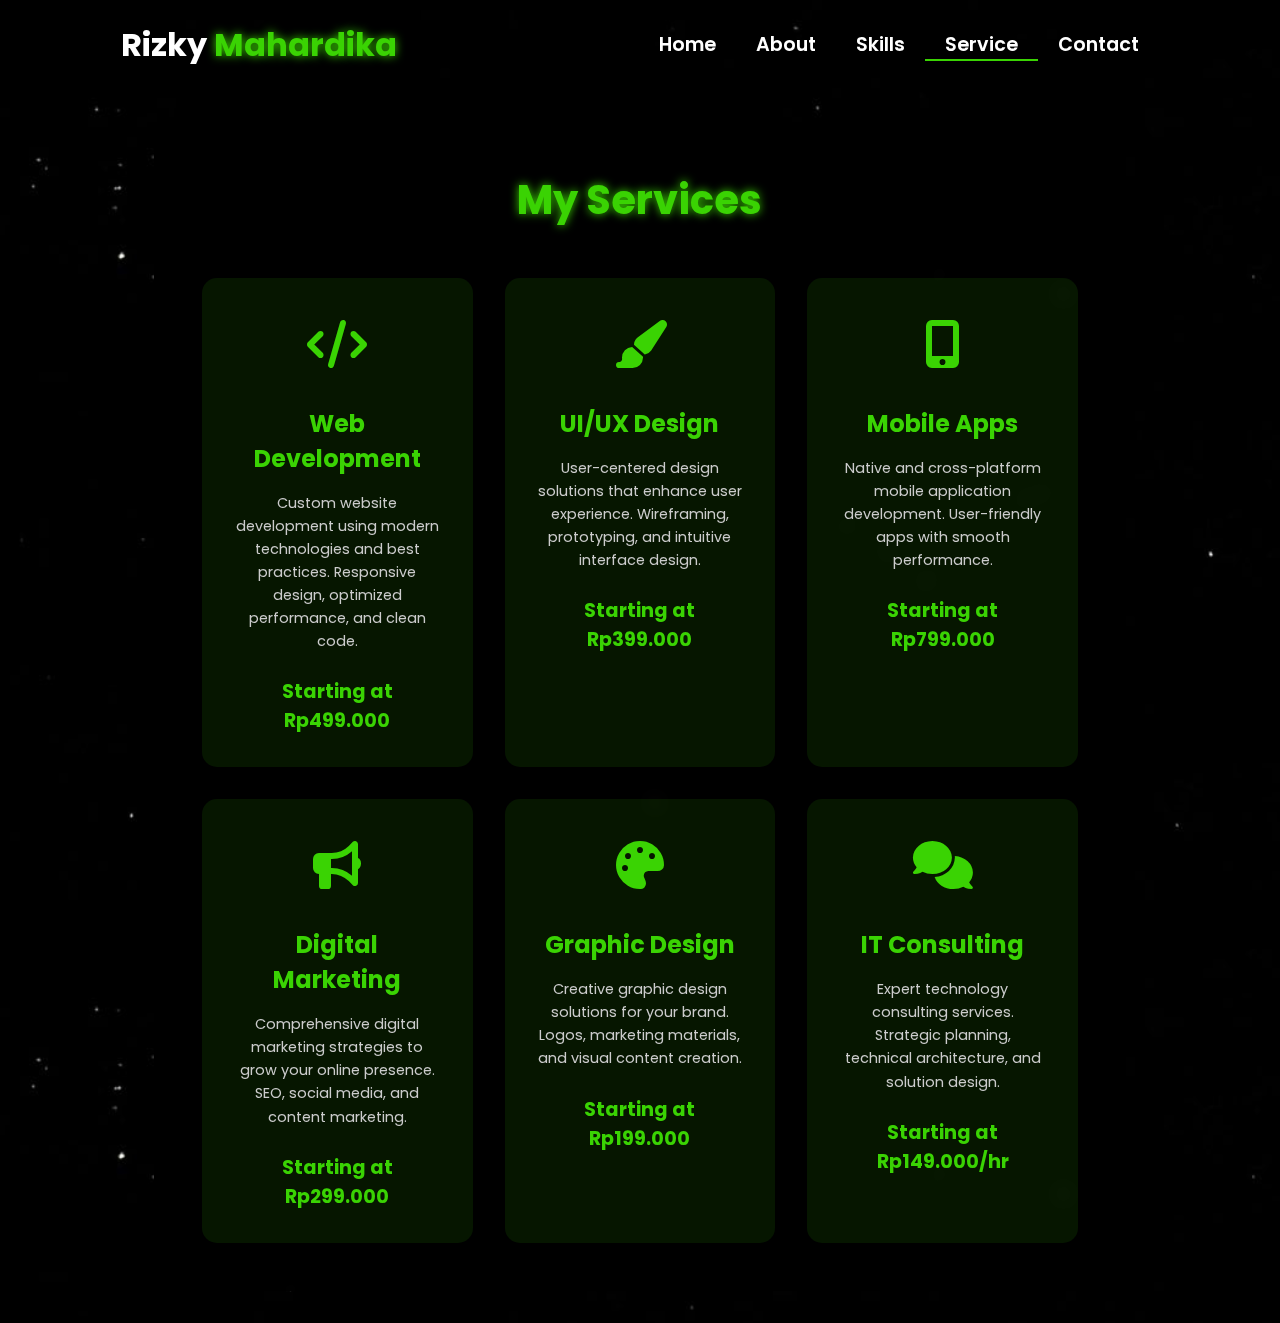
<file: service.html>
<!DOCTYPE html>

<html lang="en">

<head>
    <meta charset="UTF-8">
    <meta name="viewport" content="width=device-width, initial-scale=1.0">
    <link rel="stylesheet" href="https://cdnjs.cloudflare.com/ajax/libs/font-awesome/6.5.1/css/all.min.css">
    <link rel="stylesheet" href="https://unpkg.com/aos@next/dist/aos.css" />
    <style>
        @import url("https://fonts.googleapis.com/css2?family=Poppins:wght@100;200;300;400;500;600&display=swap");
        * {
            padding: 0;
            margin: 0;
            font-family: "Poppins", sans-serif;
            box-sizing: border-box;
        }
        
        body {
            width: 100%;
            height: 100vh;
            background-image: url("./img/background.jpg");
            background-size: cover;
            overflow: auto;
            position: relative;
        }
        
        nav {
            width: 100%;
            height: 10vh;
            position: relative;
            z-index: 1000;
        }
        
        .nav-container {
            width: 100%;
            height: 100%;
            display: flex;
            justify-content: space-around;
            align-items: center;
        }
        
        .logo {
            color: white;
            font-size: 2rem;
            font-weight: bold;
        }
        
        .logo span {
            color: rgb(58, 211, 3);
            text-shadow: 0 0 10px rgb(58, 211, 3);
        }
        
        .hamburg,
        .cancel {
            cursor: pointer;
            position: absolute;
            right: 15px;
            top: 10px;
            color: white;
            display: none;
            font-size: clamp(2.5rem, 0.5rem + 5vw, 3rem);
        }
        
        .nav-container .links {
            display: flex;
        }
        
        .nav-container .links a {
            font-size: 1.2rem;
            color: white;
            margin: 0 20px;
            text-decoration: none;
            font-weight: 550;
            transition: 0.3s linear;
        }
        
        .nav-container .links a:hover {
            color: rgb(58, 211, 3);
            border-bottom: 2px solid rgb(58, 211, 3);
        }
        
        .nav-container .links .active {
            color: rgb(58, 211, 3);
            border-bottom: 2px solid rgb(58, 211, 3);
        }
        
        .dropdown {
            z-index: 1000;
            position: fixed;
            top: 0;
            left: 0;
            right: 0;
            transform: translateY(-500px);
            width: 100%;
            height: auto;
            backdrop-filter: blur(4px) brightness(40%);
            box-shadow: 0 0 20px black;
            transition: 0.2s linear;
        }
        
        .dropdown .links a {
            display: flex;
            color: white;
            text-decoration: none;
            padding: 15px 0;
            justify-content: center;
            align-items: center;
            transition: 0.2s linear;
        }
        
        .dropdown .links a:hover {
            background-color: rgb(58, 211, 3);
        }
        /* Service Section Styles */
        
        .services-container {
            width: 100%;
            min-height: 90vh;
            display: flex;
            justify-content: center;
            align-items: center;
            padding: 2rem;
        }
        
        .services-content {
            width: 80%;
            max-width: 1200px;
            background: rgba(0, 0, 0, 0.7);
            backdrop-filter: blur(10px);
            border-radius: 20px;
            padding: 3rem;
            color: white;
        }
        
        .services-header {
            text-align: center;
            margin-bottom: 3rem;
        }
        
        .services-header h1 {
            font-size: 2.5rem;
            color: rgb(58, 211, 3);
            text-shadow: 0 0 10px rgb(58, 211, 3);
            margin-bottom: 1rem;
        }
        
        .services-grid {
            display: grid;
            grid-template-columns: repeat(3, 1fr);
            gap: 2rem;
        }
        
        .service-card {
            background: rgba(58, 211, 3, 0.1);
            border-radius: 15px;
            padding: 2rem;
            text-align: center;
            transition: all 0.3s ease;
            cursor: pointer;
        }
        
        .service-card:hover {
            transform: translateY(-10px);
            box-shadow: 0 0 20px rgba(58, 211, 3, 0.5);
        }
        
        .service-icon {
            font-size: 3rem;
            color: rgb(58, 211, 3);
            margin-bottom: 1.5rem;
        }
        
        .service-title {
            font-size: 1.5rem;
            color: rgb(58, 211, 3);
            margin-bottom: 1rem;
        }
        
        .service-description {
            font-size: 0.9rem;
            line-height: 1.6;
            color: #cccccc;
        }
        
        .service-price {
            margin-top: 1.5rem;
            font-size: 1.2rem;
            color: rgb(58, 211, 3);
            font-weight: bold;
        }
        
        @media (max-height: 800px) {
            body {
                height: auto;
                min-height: 100vh;
            }
            .services-container {
                height: auto;
                min-height: 90vh;
            }
        }
        
        @media (max-width: 884px) {
            .services-grid {
                grid-template-columns: repeat(2, 1fr);
            }
            nav .logo {
                position: absolute;
                top: 16px;
                left: 15px;
                font-size: 1.5rem;
            }
            .nav-container .links {
                display: none;
            }
            .hamburg,
            .cancel {
                display: block;
            }
        }
        
        @media (max-width: 640px) {
            .services-container {
                padding: 1rem;
            }
            .services-content {
                width: 95%;
                padding: 1.5rem;
            }
            .services-grid {
                grid-template-columns: 1fr;
            }
            .services-header h1 {
                font-size: 2rem;
            }
            .service-card {
                padding: 1.5rem;
            }
        }
    </style>
    <title>Services - Portfolio Website</title>
</head>

<body>
    <nav>
        <div class="nav-container">
            <div class="logo" data-aos="zoom-in" data-aos-duration="1500">
                Rizky <span>Mahardika</span>
            </div>
            <div class="links">
                <div class="link" data-aos="fade-up" data-aos-duration="1500" data-aos-delay="100"><a href="index.html">Home</a></div>
                <div class="link" data-aos="fade-up" data-aos-duration="1500" data-aos-delay="200"><a href="about.html">About</a></div>
                <div class="link" data-aos="fade-up" data-aos-duration="1500" data-aos-delay="300"><a href="skill.html">Skills</a></div>
                <div class="link active" data-aos="fade-up" data-aos-duration="1500" data-aos-delay="400"><a href="service.html">Service</a></div>
                <div class="link" data-aos="fade-up" data-aos-duration="1500" data-aos-delay="500"><a href="contact.html">Contact</a></div>
            </div>
        </div>
        <i class="fa-solid fa-bars hamburg" onclick="hamburg()"></i>
        <div class="dropdown">
            <div class="links">
                <a href="index.html">Home</a>
                <a href="about.html">About</a>
                <a href="skill.html">Skills</a>
                <a href="service.html">Service</a>
                <a href="contact.html">Contact</a>
                <i class="fa-solid fa-xmark cancel" onclick="cancel()"></i>
            </div>
        </div>
    </nav>

    <div class="services-container">
        <div class="services-content">
            <div class="services-header" data-aos="fade-down" data-aos-duration="1500">
                <h1>My Services</h1>
            </div>
            <div class="services-grid">
                <!-- Web Development -->
                <div class="service-card" data-aos="fade-up" data-aos-duration="1500" data-aos-delay="100">
                    <div class="service-icon">
                        <i class="fas fa-code"></i>
                    </div>
                    <h3 class="service-title">Web Development</h3>
                    <p class="service-description">Custom website development using modern technologies and best practices. Responsive design, optimized performance, and clean code.</p>
                    <div class="service-price">Starting at Rp499.000</div>
                </div>

                <!-- UI/UX Design -->
                <div class="service-card" data-aos="fade-up" data-aos-duration="1500" data-aos-delay="300">
                    <div class="service-icon">
                        <i class="fas fa-paint-brush"></i>
                    </div>
                    <h3 class="service-title">UI/UX Design</h3>
                    <p class="service-description">User-centered design solutions that enhance user experience. Wireframing, prototyping, and intuitive interface design.</p>
                    <div class="service-price">Starting at Rp399.000</div>
                </div>

                <!-- Mobile App Development -->
                <div class="service-card" data-aos="fade-up" data-aos-duration="1500" data-aos-delay="500">
                    <div class="service-icon">
                        <i class="fas fa-mobile-alt"></i>
                    </div>
                    <h3 class="service-title">Mobile Apps</h3>
                    <p class="service-description">Native and cross-platform mobile application development. User-friendly apps with smooth performance.</p>
                    <div class="service-price">Starting at Rp799.000</div>
                </div>

                <!-- Digital Marketing -->
                <div class="service-card" data-aos="fade-up" data-aos-duration="1500" data-aos-delay="700">
                    <div class="service-icon">
                        <i class="fas fa-bullhorn"></i>
                    </div>
                    <h3 class="service-title">Digital Marketing</h3>
                    <p class="service-description">Comprehensive digital marketing strategies to grow your online presence. SEO, social media, and content marketing.</p>
                    <div class="service-price">Starting at Rp299.000</div>
                </div>

                <!-- Graphic Design -->
                <div class="service-card" data-aos="fade-up" data-aos-duration="1500" data-aos-delay="900">
                    <div class="service-icon">
                        <i class="fas fa-palette"></i>
                    </div>
                    <h3 class="service-title">Graphic Design</h3>
                    <p class="service-description">Creative graphic design solutions for your brand. Logos, marketing materials, and visual content creation.</p>
                    <div class="service-price">Starting at Rp199.000</div>
                </div>

                <!-- Consulting -->
                <div class="service-card" data-aos="fade-up" data-aos-duration="1500" data-aos-delay="1100">
                    <div class="service-icon">
                        <i class="fas fa-comments"></i>
                    </div>
                    <h3 class="service-title">IT Consulting</h3>
                    <p class="service-description">Expert technology consulting services. Strategic planning, technical architecture, and solution design.</p>
                    <div class="service-price">Starting at Rp149.000/hr</div>
                </div>
            </div>
        </div>
    </div>

    <script src="https://unpkg.com/aos@next/dist/aos.js"></script>
    <script>
        AOS.init({
            offset: 0
        });

        function hamburg() {
            const navbar = document.querySelector(".dropdown")
            navbar.style.transform = "translateY(0px)"
        }

        function cancel() {
            const navbar = document.querySelector(".dropdown")
            navbar.style.transform = "translateY(-500px)"
        }
    </script>
</body>

</html>

<!-- Subscribe Tamzidan Madiyin di YouTube -->
</file>
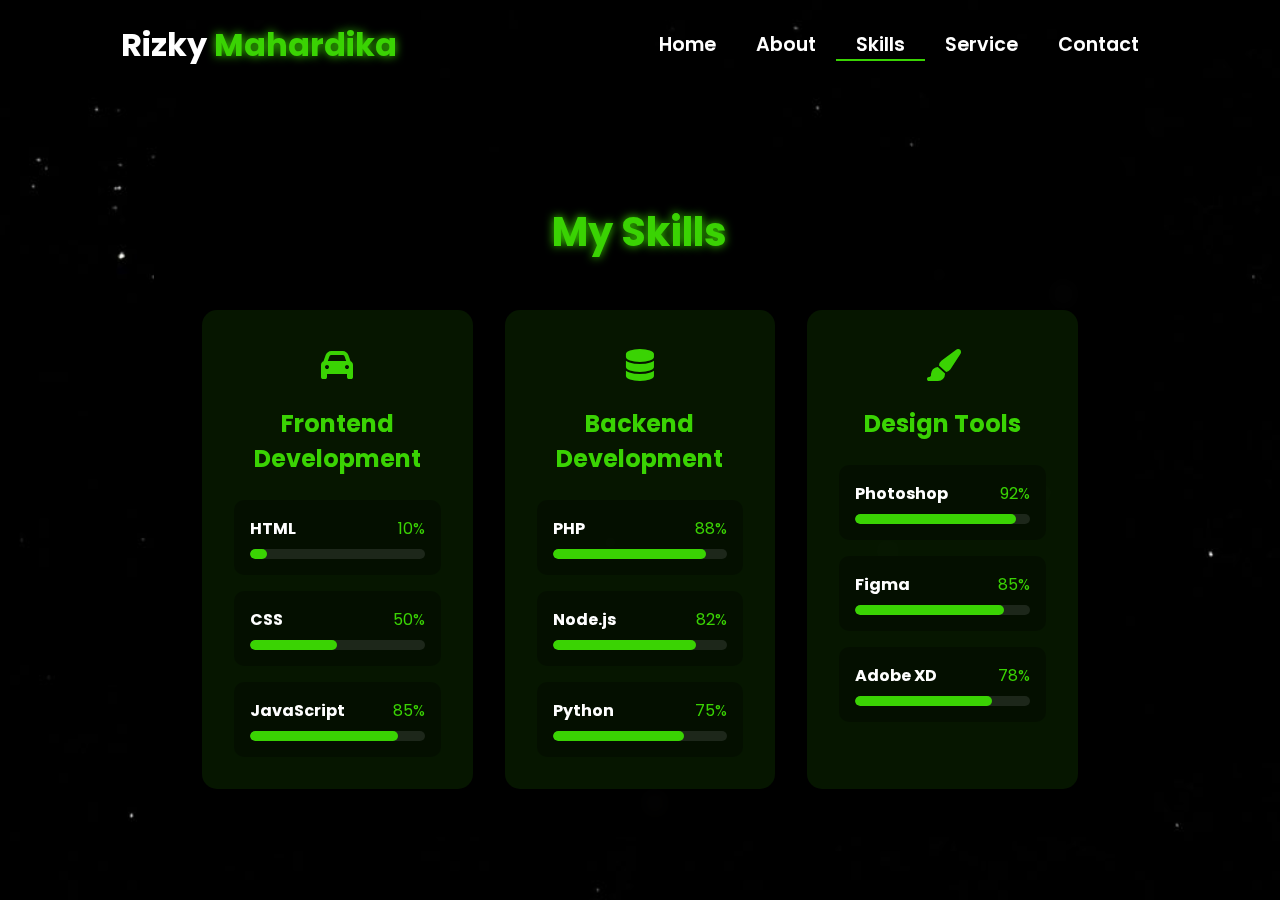
<file: skill.html>
<!DOCTYPE html>

<html lang="en">

<head>
    <meta charset="UTF-8">
    <meta name="viewport" content="width=device-width, initial-scale=1.0">
    <link rel="stylesheet" href="https://cdnjs.cloudflare.com/ajax/libs/font-awesome/6.5.1/css/all.min.css">
    <link rel="stylesheet" href="https://unpkg.com/aos@next/dist/aos.css" />
    <style>
        @import url("https://fonts.googleapis.com/css2?family=Poppins:wght@100;200;300;400;500;600&display=swap");
        * {
            padding: 0;
            margin: 0;
            font-family: "Poppins", sans-serif;
            box-sizing: border-box;
        }
        
        body {
            width: 100%;
            min-height: 100vh;
            background-image: url("./img/background.jpg");
            background-size: cover;
            overflow-x: hidden;
            position: relative;
        }
        
        nav {
            width: 100%;
            height: 10vh;
            position: relative;
            z-index: 1000;
        }
        
        .nav-container {
            width: 100%;
            height: 100%;
            display: flex;
            justify-content: space-around;
            align-items: center;
        }
        
        .logo {
            color: white;
            font-size: 2rem;
            font-weight: bold;
        }
        
        .logo span {
            color: rgb(58, 211, 3);
            text-shadow: 0 0 10px rgb(58, 211, 3);
        }
        
        .hamburg,
        .cancel {
            cursor: pointer;
            position: absolute;
            right: 15px;
            top: 10px;
            color: white;
            display: none;
            font-size: clamp(2.5rem, 0.5rem + 5vw, 3rem);
        }
        
        .nav-container .links {
            display: flex;
        }
        
        .nav-container .links a {
            font-size: 1.2rem;
            color: white;
            margin: 0 20px;
            text-decoration: none;
            font-weight: 550;
            transition: 0.3s linear;
        }
        
        .nav-container .links a:hover {
            color: rgb(58, 211, 3);
            border-bottom: 2px solid rgb(58, 211, 3);
        }
        
        .nav-container .links .active {
            color: rgb(58, 211, 3);
            border-bottom: 2px solid rgb(58, 211, 3);
        }
        
        .dropdown {
            z-index: 1000;
            position: fixed;
            top: 0;
            left: 0;
            right: 0;
            transform: translateY(-500px);
            width: 100%;
            height: auto;
            backdrop-filter: blur(4px) brightness(40%);
            box-shadow: 0 0 20px black;
            transition: 0.2s linear;
        }
        
        .dropdown .links a {
            display: flex;
            color: white;
            text-decoration: none;
            padding: 15px 0;
            justify-content: center;
            align-items: center;
            transition: 0.2s linear;
        }
        
        .dropdown .links a:hover {
            background-color: rgb(58, 211, 3);
        }
        /* Skills Section Styles */
        
        .skills-container {
            width: 100%;
            min-height: 90vh;
            display: flex;
            justify-content: center;
            align-items: center;
            padding: 2rem;
            position: relative;
            z-index: 1;
        }
        
        .skills-content {
            width: 80%;
            max-width: 1200px;
            background: rgba(0, 0, 0, 0.7);
            backdrop-filter: blur(10px);
            border-radius: 20px;
            padding: 3rem;
            color: white;
            /* box-shadow: 0 0 30px rgba(58, 211, 3, 0.3); */
        }
        
        .skills-header {
            text-align: center;
            margin-bottom: 3rem;
        }
        
        .skills-header h1 {
            font-size: 2.5rem;
            color: rgb(58, 211, 3);
            text-shadow: 0 0 10px rgb(58, 211, 3);
            margin-bottom: 1rem;
        }
        
        .skills-grid {
            display: grid;
            grid-template-columns: repeat(3, 1fr);
            gap: 2rem;
        }
        
        .skill-category {
            background: rgba(58, 211, 3, 0.1);
            border-radius: 15px;
            padding: 2rem;
            transition: 0.3s ease;
        }
        
        .skill-category:hover {
            transform: translateY(-10px);
            box-shadow: 0 0 20px rgba(58, 211, 3, 0.5);
        }
        
        .skill-category h2 {
            color: rgb(58, 211, 3);
            font-size: 1.5rem;
            margin-bottom: 1.5rem;
            text-align: center;
        }
        
        .skill-list {
            display: flex;
            flex-direction: column;
            gap: 1rem;
        }
        
        .skill-item {
            background: rgba(0, 0, 0, 0.3);
            border-radius: 10px;
            padding: 1rem;
        }
        
        .skill-info {
            display: flex;
            justify-content: space-between;
            margin-bottom: 0.5rem;
        }
        
        .skill-info h3 {
            font-size: 1rem;
            color: white;
        }
        
        .skill-info span {
            color: rgb(58, 211, 3);
        }
        
        .progress-bar {
            width: 100%;
            height: 10px;
            background: rgba(255, 255, 255, 0.1);
            border-radius: 5px;
            overflow: hidden;
        }
        
        .progress {
            height: 100%;
            background: rgb(58, 211, 3);
            border-radius: 5px;
            transition: width 1.5s ease-in-out;
        }
        
        .skill-icon {
            font-size: 2rem;
            color: rgb(58, 211, 3);
            margin-bottom: 1rem;
            text-align: center;
        }
        
        @media (max-width: 884px) {
            .skills-grid {
                grid-template-columns: repeat(2, 1fr);
            }
            nav .logo {
                position: absolute;
                top: 16px;
                left: 15px;
                font-size: 1.5rem;
                /* z-index: 1001; */
            }
            .nav-container .links {
                display: none;
            }
            .hamburg,
            .cancel {
                display: block;
                /* z-index: 1001; */
            }
        }
        
        @media (max-width: 440px) {
            .skills-container {
                padding: 1rem;
            }
            .skills-content {
                width: 95%;
                padding: 1.5rem;
            }
            .skills-grid {
                grid-template-columns: 1fr;
            }
            .skills-header h1 {
                font-size: 1.8rem;
            }
            .skill-category {
                padding: 1.5rem;
            }
            .skill-category h2 {
                font-size: 1.3rem;
            }
            .skill-icon {
                font-size: 1.5rem;
            }
        }
    </style>
    <title>Skills - Portfolio Website</title>
</head>

<body>
    <nav>
        <div class="nav-container">
            <div class="logo" data-aos="zoom-in" data-aos-duration="1500">
                Rizky <span>Mahardika</span>
            </div>
            <div class="links">
                <div class="link" data-aos="fade-up" data-aos-duration="1500" data-aos-delay="100"><a href="index.html">Home</a></div>
                <div class="link" data-aos="fade-up" data-aos-duration="1500" data-aos-delay="200"><a href="about.html">About</a></div>
                <div class="link active" data-aos="fade-up" data-aos-duration="1500" data-aos-delay="300"><a href="skill.html">Skills</a></div>
                <div class="link" data-aos="fade-up" data-aos-duration="1500" data-aos-delay="400"><a href="service.html">Service</a></div>
                <div class="link" data-aos="fade-up" data-aos-duration="1500" data-aos-delay="500"><a href="contact.html">Contact</a></div>
            </div>
        </div>
        <i class="fa-solid fa-bars hamburg" onclick="hamburg()"></i>
        <div class="dropdown">
            <div class="links">
                <a href="index.html">Home</a>
                <a href="about.html">About</a>
                <a href="skill.html">Skills</a>
                <a href="service.html">Service</a>
                <a href="contact.html">Contact</a>
                <i class="fa-solid fa-xmark cancel" onclick="cancel()"></i>
            </div>
        </div>
    </nav>

    <div class="skills-container">
        <div class="skills-content">
            <div class="skills-header" data-aos="fade-down" data-aos-duration="1500">
                <h1>My Skills</h1>
            </div>
            <div class="skills-grid">
                <!-- Frontend Development -->
                <div class="skill-category" data-aos="fade-up" data-aos-duration="1500" data-aos-delay="100">
                    <div class="skill-icon">
                        <i class="fa fa-car"></i>
                    </div>
                    <h2>Frontend Development</h2>
                    <div class="skill-list">
                        <div class="skill-item">
                            <div class="skill-info">
                                <h3>HTML</h3>
                                <span>10%</span>
                            </div>
                            <div class="progress-bar">
                                <div class="progress" style="width: 10%"></div>
                            </div>
                        </div>
                        <div class="skill-item">
                            <div class="skill-info">
                                <h3>CSS</h3>
                                <span>50%</span>
                            </div>
                            <div class="progress-bar">
                                <div class="progress" style="width: 50%"></div>
                            </div>
                        </div>
                        <div class="skill-item">
                            <div class="skill-info">
                                <h3>JavaScript</h3>
                                <span>85%</span>
                            </div>
                            <div class="progress-bar">
                                <div class="progress" style="width: 85%"></div>
                            </div>
                        </div>
                    </div>
                </div>

                <!-- Backend Development -->
                <div class="skill-category" data-aos="fade-up" data-aos-duration="1500" data-aos-delay="300">
                    <div class="skill-icon">
                        <i class="fas fa-database"></i>
                    </div>
                    <h2>Backend Development</h2>
                    <div class="skill-list">
                        <div class="skill-item">
                            <div class="skill-info">
                                <h3>PHP</h3>
                                <span>88%</span>
                            </div>
                            <div class="progress-bar">
                                <div class="progress" style="width: 88%"></div>
                            </div>
                        </div>
                        <div class="skill-item">
                            <div class="skill-info">
                                <h3>Node.js</h3>
                                <span>82%</span>
                            </div>
                            <div class="progress-bar">
                                <div class="progress" style="width: 82%"></div>
                            </div>
                        </div>
                        <div class="skill-item">
                            <div class="skill-info">
                                <h3>Python</h3>
                                <span>75%</span>
                            </div>
                            <div class="progress-bar">
                                <div class="progress" style="width: 75%"></div>
                            </div>
                        </div>
                    </div>
                </div>

                <!-- Design Tools -->
                <div class="skill-category" data-aos="fade-up" data-aos-duration="1500" data-aos-delay="500">
                    <div class="skill-icon">
                        <i class="fas fa-paint-brush"></i>
                    </div>
                    <h2>Design Tools</h2>
                    <div class="skill-list">
                        <div class="skill-item">
                            <div class="skill-info">
                                <h3>Photoshop</h3>
                                <span>92%</span>
                            </div>
                            <div class="progress-bar">
                                <div class="progress" style="width: 92%"></div>
                            </div>
                        </div>
                        <div class="skill-item">
                            <div class="skill-info">
                                <h3>Figma</h3>
                                <span>85%</span>
                            </div>
                            <div class="progress-bar">
                                <div class="progress" style="width: 85%"></div>
                            </div>
                        </div>
                        <div class="skill-item">
                            <div class="skill-info">
                                <h3>Adobe XD</h3>
                                <span>78%</span>
                            </div>
                            <div class="progress-bar">
                                <div class="progress" style="width: 78%"></div>
                            </div>
                        </div>
                    </div>
                </div>
            </div>
        </div>
    </div>

    <script src="https://unpkg.com/aos@next/dist/aos.js"></script>
    <script>
        AOS.init({
            offset: 0
        });

        function hamburg() {
            const navbar = document.querySelector(".dropdown")
            navbar.style.transform = "translateY(0px)"
        }

        function cancel() {
            const navbar = document.querySelector(".dropdown")
            navbar.style.transform = "translateY(-500px)"
        }
    </script>
</body>

</html>

<!-- Subscribe Tamzidan Madiyin di YouTube -->
</file>
<file: css/style.css>
@import url("https://fonts.googleapis.com/css2?family=Poppins:wght@100;200;300;400;500;600&display=swap");
* {
    padding: 0;
    margin: 0;
    font-family: "Poppins", sans-serif;
    box-sizing: border-box;
}

body {
    width: 100%;
    height: 100vh;
    background-image: url("../img/background.jpg");
    overflow: hidden;
}

nav {
    width: 100%;
    height: 10vh;
    position: sticky;
}

.nav-container {
    width: 100%;
    height: 100%;
    display: flex;
    justify-content: space-around;
    align-items: center;
}

.logo {
    color: white;
    font-size: 2rem;
    font-weight: bold;
}

.logo span {
    color: rgb(58, 211, 3);
    text-shadow: 0 0 10px rgb(58, 211, 3);
}

.hamburg,
.cancel {
    cursor: pointer;
    position: absolute;
    right: 15px;
    top: 10px;
    color: white;
    display: none;
    font-size: clamp(2.5rem, 0.5rem + 5vw, 3rem);
}

.nav-container .links {
    display: flex;
}

.nav-container .links a {
    font-size: 1.2rem;
    color: white;
    margin: 0 20px;
    text-decoration: none;
    font-weight: 550;
    transition: 0.3s linear;
}

.nav-container .links a:hover {
    color: rgb(58, 211, 3);
    border-bottom: 2px solid rgb(58, 211, 3);
}

.nav-container .links .active {
    color: rgb(58, 211, 3);
    border-bottom: 2px solid rgb(58, 211, 3);
}

.dropdown {
    z-index: 100;
    position: absolute;
    top: 0;
    transform: translateY(-500px);
    width: 100%;
    height: auto;
    backdrop-filter: blur(4px) brightness(40%);
    box-shadow: 0 0 20px black;
    transition: 0.2s linear;
}

.dropdown .links a {
    display: flex;
    color: white;
    text-decoration: none;
    padding: 15px 0;
    justify-content: center;
    align-items: center;
    transition: 0.2s linear;
}

.dropdown .links a:hover {
    background-color: rgb(58, 211, 3);
}

section {
    width: 100%;
    height: 90vh;
}

.main-container {
    width: 100%;
    height: 100%;
    display: flex;
    justify-content: space-evenly;
    align-items: center;
}

.main-container .content {
    color: white;
    width: 40%;
    min-height: 100px;
}

.content h1 {
    font-size: clamp(1rem, 1rem + 5vw, 1.8rem);
}

.content h1 span {
    font-weight: 700;
    text-shadow: 0 0 10px rgb(58, 211, 3);
    color: rgb(58, 211, 3);
}

.content .typewriter {
    font-size: clamp(1rem, 1rem + 5vw, 2.5rem);
    font-weight: 700;
}

.typewriter span {
    color: rgb(58, 211, 3);
    text-shadow: 0 0 10px rgb(58, 211, 3);
}

.content p {
    font-size: clamp(0, 4rem, 0.2rem + 9vw, 1rem);
    margin: 10px 0;
}

.social-links i {
    display: inline-flex;
    justify-content: center;
    align-items: center;
    width: 3rem;
    height: 3rem;
    background-color: transparent;
    border: 0.2rem solid rgb(58, 211, 3);
    border-radius: 50%;
    color: rgb(58, 211, 3);
    margin: 0 15px;
    font-size: 1.5rem;
    transition: 0.2s linear;
}

.social-links i:hover {
    scale: 1.3;
    filter: drop-shadow(0 0 10px rgb(58, 211, 3));
    color: black;
    background-color: rgb(58, 211, 3);
    -webkit-filter: drop-shadow(0 0 10px rgb(58, 211, 3));
}

.content button {
    width: 50%;
    height: 6vh;
    margin: 30px;
    background-color: rgb(18 171 0);
    color: white;
    border: none;
    outline: none;
    font-size: 120%;
    font-weight: 700;
    border-radius: 5px;
    transition: 0.2s linear;
}

.content button:hover {
    scale: 1.1;
    color: rgb(58, 211, 3);
    border: 2px solid rgb(58, 211, 3);
    background-color: transparent;
    font-weight: 700;
    box-shadow: 0 0 40px 5px rgb(58, 211, 3);
}

.main-container .image {
    width: 50vh;
    height: 50vh;
    border-radius: 100%;
    overflow: hidden;
    box-shadow: 0 0 50px rgb(58, 211, 3);
}

.main-container .image img {
    width: 100%;
    height: 100%;
}

.main-container .image:hover {
    animation: animate 1.5s ease-in-out infinite;
    -webkit-animation: animate 1.5s ease-in-out infinite;
}

@keyframes animate {
    0% {
        scale: 1;
    }
    50% {
        scale: 1.05;
    }
    100% {
        scale: 1;
    }
}

@media (max-width: 884px) {
    nav .logo {
        position: absolute;
        top: 16px;
        left: 15px;
        font-size: 1.5rem;
    }
    .main-container {
        display: flex;
        flex-direction: column-reverse;
    }
    .nav-container .links {
        display: none;
    }
    .hamburg,
    .cancel {
        display: block;
    }
    .main-container .content {
        width: 80%;
    }
    .social-links i {
        width: 2.5rem;
        height: 2.5rem;
        font-size: 1.5rem;
    }
    .main-container .image {
        z-index: -1;
        width: 50%;
        height: 80%;
    }
}

@media (max-width: 440px) {
    .main-container .image {
        width: 60%;
        height: 30%;
    }
    .main-container .content {
        width: 80%;
    }
    .main-container button {
        margin-top: 15px;
    }
}
</file>
